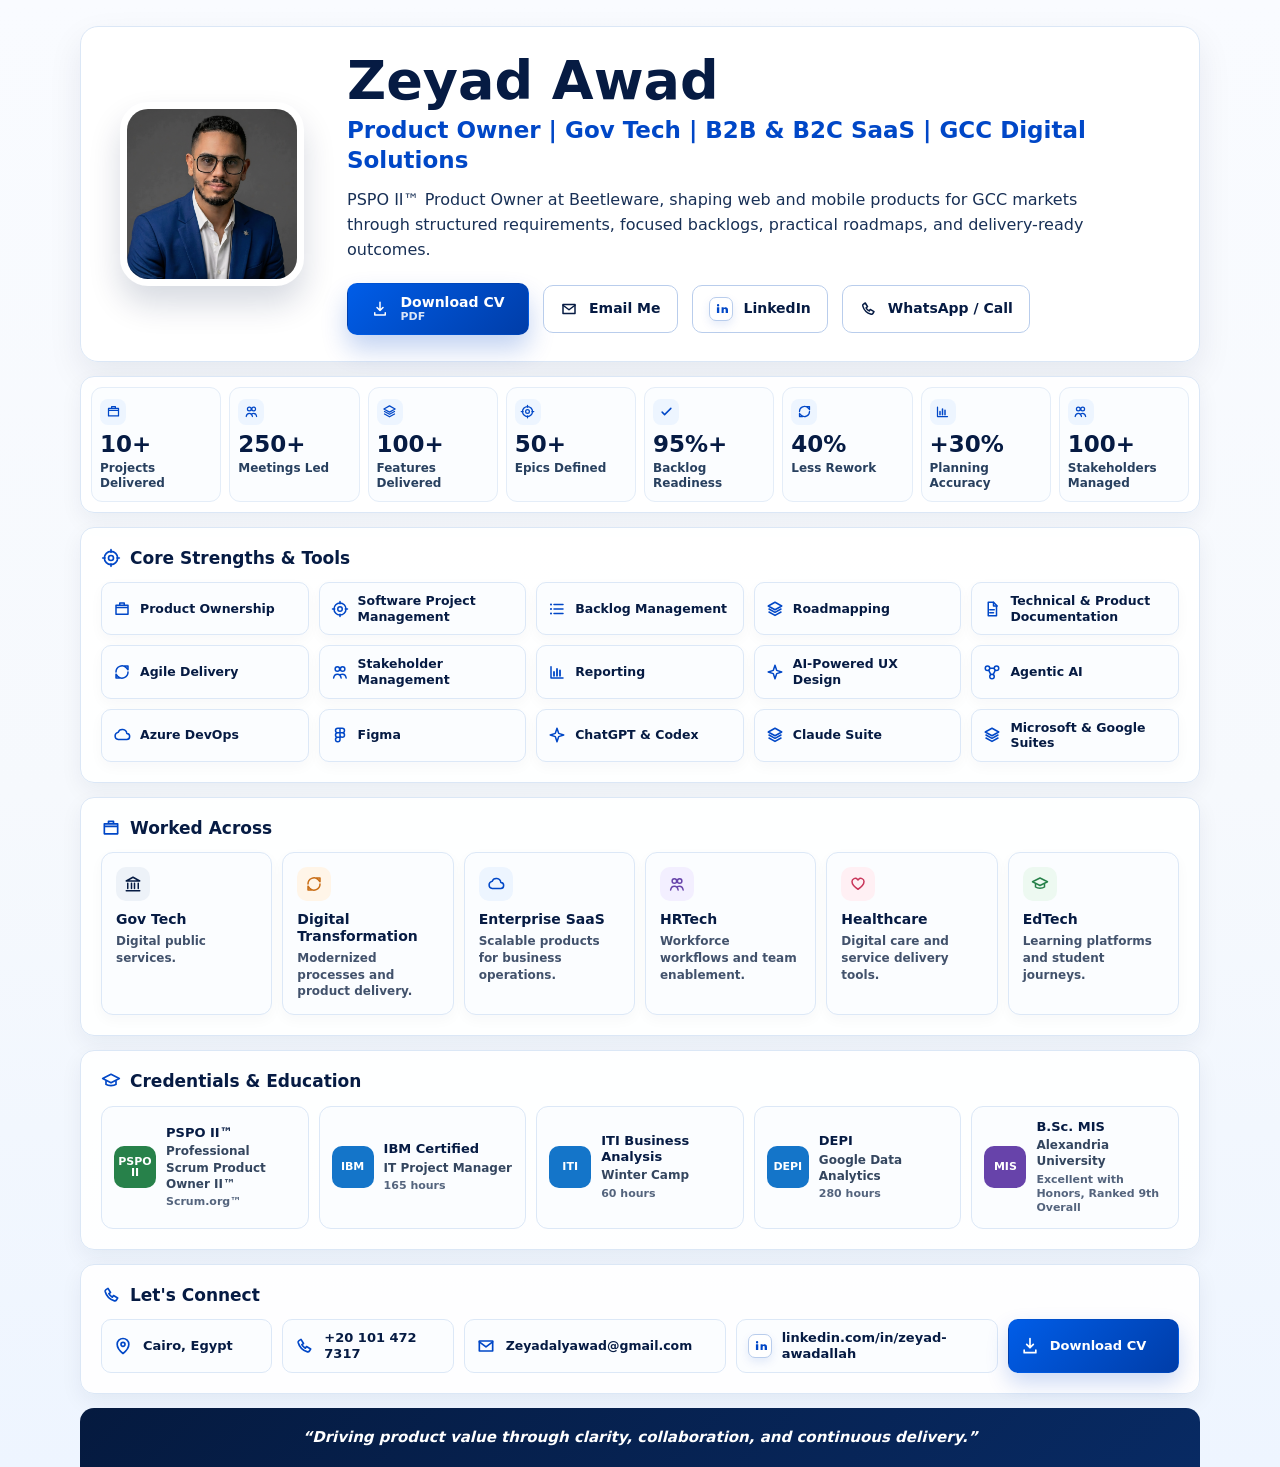
<file: index.html>
<!DOCTYPE html>
<html lang="en">
<head>
  <meta charset="UTF-8" />
  <meta name="viewport" content="width=device-width, initial-scale=1.0" />

  <title>Zeyad Awad | Product Owner</title>
  <meta
    name="description"
    content="Zeyad Awad, PSPO II certified Product Owner building B2B and B2C SaaS products across GCC markets."
  />

  <link rel="icon" type="image/png" href="assets/za-logo-v2.png" />
  <link rel="apple-touch-icon" href="assets/za-app-icon-v2.png" />
  <link rel="manifest" href="manifest.webmanifest" />
  <meta name="theme-color" content="#0047c7" />
  <meta name="apple-mobile-web-app-title" content="Zeyad" />
  <meta name="apple-mobile-web-app-capable" content="yes" />
  <meta name="apple-mobile-web-app-status-bar-style" content="default" />
  <meta itemprop="image" content="https://zeyad-awad1.github.io/assets/social-preview-v4.png" />

  <meta property="og:title" content="Zeyad Awad | Product Owner Portfolio" />
  <meta
    property="og:description"
    content="PSPO II™ Product Owner building B2B and B2C SaaS products across GCC markets."
  />
  <meta property="og:type" content="website" />
  <meta property="og:url" content="https://zeyad-awad1.github.io" />
  <meta property="og:image" content="https://zeyad-awad1.github.io/assets/social-preview-v4.png" />
  <meta property="og:image:secure_url" content="https://zeyad-awad1.github.io/assets/social-preview-v4.png" />
  <meta property="og:image:type" content="image/png" />
  <meta property="og:image:width" content="1200" />
  <meta property="og:image:height" content="632" />
  <meta property="og:image:alt" content="Zeyad Awad Product Owner portfolio preview" />

  <meta name="twitter:card" content="summary_large_image" />
  <meta name="twitter:title" content="Zeyad Awad | Product Owner Portfolio" />
  <meta
    name="twitter:description"
    content="PSPO II™ Product Owner building B2B and B2C SaaS products across GCC markets."
  />
  <meta name="twitter:image" content="https://zeyad-awad1.github.io/assets/social-preview-v4.png" />
  <meta name="twitter:image:alt" content="Zeyad Awad Product Owner portfolio preview" />

  <link rel="stylesheet" href="style.css" />
</head>

<body>
  <svg class="icon-sprite" xmlns="http://www.w3.org/2000/svg" aria-hidden="true" focusable="false">
    <symbol id="icon-download" viewBox="0 0 24 24"><path d="M12 3v11m0 0 4-4m-4 4-4-4M5 17v3h14v-3" fill="none" stroke="currentColor" stroke-width="2" stroke-linecap="round" stroke-linejoin="round" /></symbol>
    <symbol id="icon-mail" viewBox="0 0 24 24"><path d="M4 6h16v12H4z" fill="none" stroke="currentColor" stroke-width="2" stroke-linejoin="round" /><path d="m4 7 8 6 8-6" fill="none" stroke="currentColor" stroke-width="2" stroke-linecap="round" stroke-linejoin="round" /></symbol>
    <symbol id="icon-phone" viewBox="0 0 24 24"><path d="M6 5.5 8.4 4l3 5-2 1.4a10.5 10.5 0 0 0 4.2 4.2l1.4-2 5 3-1.5 2.4c-.5.8-1.4 1.2-2.3 1A16 16 0 0 1 5 7.8c-.2-.9.2-1.8 1-2.3Z" fill="none" stroke="currentColor" stroke-width="2" stroke-linecap="round" stroke-linejoin="round" /></symbol>
    <symbol id="icon-linkedin" viewBox="0 0 24 24"><path d="M5 9h4v10H5zM5 5.5a2 2 0 1 0 4 0 2 2 0 0 0-4 0ZM13 9h3.7v1.6c.6-1 1.7-1.8 3.3-1.8 2.4 0 4 1.6 4 4.8V19h-4v-4.8c0-1.3-.5-2.1-1.6-2.1-1.2 0-1.8.8-1.8 2.1V19H13z" fill="currentColor" /></symbol>
    <symbol id="icon-map" viewBox="0 0 24 24"><path d="M12 21s7-5.3 7-11a7 7 0 0 0-14 0c0 5.7 7 11 7 11Z" fill="none" stroke="currentColor" stroke-width="2" stroke-linejoin="round" /><circle cx="12" cy="10" r="2.4" fill="none" stroke="currentColor" stroke-width="2" /></symbol>
    <symbol id="icon-briefcase" viewBox="0 0 24 24"><path d="M9 6V4h6v2m-11 4h16m-16-3h16v12H4z" fill="none" stroke="currentColor" stroke-width="2" stroke-linecap="round" stroke-linejoin="round" /></symbol>
    <symbol id="icon-list" viewBox="0 0 24 24"><path d="M8 6h12M8 12h12M8 18h12" fill="none" stroke="currentColor" stroke-width="2" stroke-linecap="round" /><circle cx="4" cy="6" r="1.4" fill="currentColor" /><circle cx="4" cy="12" r="1.4" fill="currentColor" /><circle cx="4" cy="18" r="1.4" fill="currentColor" /></symbol>
    <symbol id="icon-layers" viewBox="0 0 24 24"><path d="m12 3 9 5-9 5-9-5 9-5Z" fill="none" stroke="currentColor" stroke-width="2" stroke-linejoin="round" /><path d="m4 12 8 4.5 8-4.5M4 16l8 4.5L20 16" fill="none" stroke="currentColor" stroke-width="2" stroke-linecap="round" stroke-linejoin="round" /></symbol>
    <symbol id="icon-target" viewBox="0 0 24 24"><circle cx="12" cy="12" r="8" fill="none" stroke="currentColor" stroke-width="2" /><circle cx="12" cy="12" r="3" fill="none" stroke="currentColor" stroke-width="2" /><path d="M12 2v3m0 14v3M2 12h3m14 0h3" fill="none" stroke="currentColor" stroke-width="2" stroke-linecap="round" /></symbol>
    <symbol id="icon-doc" viewBox="0 0 24 24"><path d="M7 3h7l4 4v14H7z" fill="none" stroke="currentColor" stroke-width="2" stroke-linejoin="round" /><path d="M14 3v5h5M9 13h6M9 17h5" fill="none" stroke="currentColor" stroke-width="2" stroke-linecap="round" stroke-linejoin="round" /></symbol>
    <symbol id="icon-refresh" viewBox="0 0 24 24"><path d="M20 12a8 8 0 0 1-13.7 5.7L4 15m0 0v5h5M4 12A8 8 0 0 1 17.7 6.3L20 9m0 0V4h-5" fill="none" stroke="currentColor" stroke-width="2" stroke-linecap="round" stroke-linejoin="round" /></symbol>
    <symbol id="icon-spark" viewBox="0 0 24 24"><path d="M12 3 9.8 9.8 3 12l6.8 2.2L12 21l2.2-6.8L21 12l-6.8-2.2L12 3Z" fill="none" stroke="currentColor" stroke-width="2" stroke-linejoin="round" /></symbol>
    <symbol id="icon-check" viewBox="0 0 24 24"><path d="m5 13 4 4L19 7" fill="none" stroke="currentColor" stroke-width="2.4" stroke-linecap="round" stroke-linejoin="round" /></symbol>
    <symbol id="icon-users" viewBox="0 0 24 24"><path d="M8.5 11a3 3 0 1 0 0-6 3 3 0 0 0 0 6Zm7 0a3 3 0 1 0 0-6 3 3 0 0 0 0 6ZM3.5 20c.5-3 2.4-5 5-5s4.5 2 5 5m-1-4.4c.8-.4 1.7-.6 2.7-.6 2.6 0 4.5 2 5 5" fill="none" stroke="currentColor" stroke-width="2" stroke-linecap="round" /></symbol>
    <symbol id="icon-cloud" viewBox="0 0 24 24"><path d="M7 18h11a4 4 0 0 0 .4-8 6 6 0 0 0-11.6-1.5A4.8 4.8 0 0 0 7 18Z" fill="none" stroke="currentColor" stroke-width="2" stroke-linejoin="round" /></symbol>
    <symbol id="icon-figma" viewBox="0 0 24 24"><path d="M9 3h3v6H9a3 3 0 1 1 0-6Zm3 0h3a3 3 0 0 1 0 6h-3Zm0 6h3a3 3 0 1 1-3 3Zm-3 0h3v6H9a3 3 0 0 1 0-6Zm0 6h3v3a3 3 0 1 1-3-3Z" fill="none" stroke="currentColor" stroke-width="2" stroke-linejoin="round" /></symbol>
    <symbol id="icon-db" viewBox="0 0 24 24"><ellipse cx="12" cy="6" rx="7" ry="3" fill="none" stroke="currentColor" stroke-width="2" /><path d="M5 6v12c0 1.7 3.1 3 7 3s7-1.3 7-3V6M5 12c0 1.7 3.1 3 7 3s7-1.3 7-3" fill="none" stroke="currentColor" stroke-width="2" /></symbol>
    <symbol id="icon-chart" viewBox="0 0 24 24"><path d="M4 20V5m0 15h16" fill="none" stroke="currentColor" stroke-width="2" stroke-linecap="round" /><path d="M8 17v-5m4 5V8m4 9v-7" fill="none" stroke="currentColor" stroke-width="2.4" stroke-linecap="round" /></symbol>
    <symbol id="icon-nodes" viewBox="0 0 24 24"><circle cx="6" cy="7" r="3" fill="none" stroke="currentColor" stroke-width="2" /><circle cx="18" cy="7" r="3" fill="none" stroke="currentColor" stroke-width="2" /><circle cx="12" cy="18" r="3" fill="none" stroke="currentColor" stroke-width="2" /><path d="M9 7h6M7.5 9.6l3 5.8m6-5.8-3 5.8" fill="none" stroke="currentColor" stroke-width="2" stroke-linecap="round" /></symbol>
    <symbol id="icon-heart" viewBox="0 0 24 24"><path d="M20 8.8c0 5.2-8 10.2-8 10.2S4 14 4 8.8A4.2 4.2 0 0 1 11.4 6l.6.7.6-.7A4.2 4.2 0 0 1 20 8.8Z" fill="none" stroke="currentColor" stroke-width="2" stroke-linejoin="round" /></symbol>
    <symbol id="icon-grad" viewBox="0 0 24 24"><path d="m12 4 10 5-10 5L2 9l10-5Z" fill="none" stroke="currentColor" stroke-width="2" stroke-linejoin="round" /><path d="M6 12v4c2.6 2 9.4 2 12 0v-4" fill="none" stroke="currentColor" stroke-width="2" stroke-linecap="round" /></symbol>
    <symbol id="icon-game" viewBox="0 0 24 24"><path d="M8 14h8m-8 0v-3m8 3v-3M7 17l-2 2a3 3 0 0 1-3-3.5L3.2 10A4 4 0 0 1 7 7h10a4 4 0 0 1 3.8 3l1.2 5.5a3 3 0 0 1-3 3.5l-2-2Z" fill="none" stroke="currentColor" stroke-width="2" stroke-linecap="round" stroke-linejoin="round" /></symbol>
  </svg>

  <main class="page">
    <section class="hero" aria-labelledby="hero-title">
      <div class="photo-area">
        <div class="dots" aria-hidden="true"></div>
        <img src="assets/profile.jpg" alt="Zeyad Awad portrait" class="profile-photo" />
      </div>

      <div class="hero-content">
        <h1 id="hero-title">Zeyad Awad</h1>
        <h2>Product Owner | Gov Tech | B2B & B2C SaaS | GCC Digital Solutions</h2>
        <p>
          PSPO II™ Product Owner at Beetleware, shaping web and mobile products for GCC markets through structured requirements, focused backlogs, practical roadmaps, and delivery-ready outcomes.
        </p>

        <nav class="cta-row" aria-label="Primary contact actions">
          <a class="btn btn-primary" href="files/Zeyad_Awadallah_CV.pdf" download>
            <svg class="icon" aria-hidden="true"><use href="#icon-download"></use></svg>
            <span>Download CV<small>PDF</small></span>
          </a>

          <a class="btn" href="mailto:Zeyadalyawad@gmail.com">
            <svg class="icon" aria-hidden="true"><use href="#icon-mail"></use></svg>
            Email Me
          </a>

          <a class="btn" href="https://www.linkedin.com/in/zeyad-awadallah" target="_blank" rel="noopener noreferrer">
            <svg class="icon linkedin-mark" aria-hidden="true"><use href="#icon-linkedin"></use></svg>
            LinkedIn
          </a>

          <a class="btn" href="https://wa.me/201014727317" target="_blank" rel="noopener noreferrer">
            <svg class="icon" aria-hidden="true"><use href="#icon-phone"></use></svg>
            WhatsApp / Call
          </a>
        </nav>
      </div>
    </section>

    <section class="metrics-card" aria-label="Career metrics">
      <div class="metric">
        <div class="metric-icon"><svg aria-hidden="true"><use href="#icon-briefcase"></use></svg></div>
        <strong>10+</strong>
        <span>Projects Delivered</span>
      </div>

      <div class="metric">
        <div class="metric-icon"><svg aria-hidden="true"><use href="#icon-users"></use></svg></div>
        <strong>250+</strong>
        <span>Meetings Led</span>
      </div>

      <div class="metric">
        <div class="metric-icon"><svg aria-hidden="true"><use href="#icon-layers"></use></svg></div>
        <strong>100+</strong>
        <span>Features Delivered</span>
      </div>

      <div class="metric">
        <div class="metric-icon"><svg aria-hidden="true"><use href="#icon-target"></use></svg></div>
        <strong>50+</strong>
        <span>Epics Defined</span>
      </div>

      <div class="metric">
        <div class="metric-icon"><svg aria-hidden="true"><use href="#icon-check"></use></svg></div>
        <strong>95%+</strong>
        <span>Backlog Readiness</span>
      </div>

      <div class="metric">
        <div class="metric-icon"><svg aria-hidden="true"><use href="#icon-refresh"></use></svg></div>
        <strong>40%</strong>
        <span>Less Rework</span>
      </div>

      <div class="metric">
        <div class="metric-icon"><svg aria-hidden="true"><use href="#icon-chart"></use></svg></div>
        <strong>+30%</strong>
        <span>Planning Accuracy</span>
      </div>

      <div class="metric">
        <div class="metric-icon"><svg aria-hidden="true"><use href="#icon-users"></use></svg></div>
        <strong>100+</strong>
        <span>Stakeholders Managed</span>
      </div>
    </section>

    <section class="card" aria-labelledby="strengths-title">
      <div class="section-title">
        <svg class="section-icon" aria-hidden="true"><use href="#icon-target"></use></svg>
        <h3 id="strengths-title">Core Strengths & Tools</h3>
      </div>

      <div class="chips">
        <span class="skill"><svg class="card-icon" aria-hidden="true"><use href="#icon-briefcase"></use></svg>Product Ownership</span>
        <span class="skill"><svg class="card-icon" aria-hidden="true"><use href="#icon-target"></use></svg>Software Project Management</span>
        <span class="skill"><svg class="card-icon" aria-hidden="true"><use href="#icon-list"></use></svg>Backlog Management</span>
        <span class="skill"><svg class="card-icon" aria-hidden="true"><use href="#icon-layers"></use></svg>Roadmapping</span>
        <span class="skill"><svg class="card-icon" aria-hidden="true"><use href="#icon-doc"></use></svg>Technical & Product Documentation</span>
        <span class="skill"><svg class="card-icon" aria-hidden="true"><use href="#icon-refresh"></use></svg>Agile Delivery</span>
        <span class="skill"><svg class="card-icon" aria-hidden="true"><use href="#icon-users"></use></svg>Stakeholder Management</span>
        <span class="skill"><svg class="card-icon" aria-hidden="true"><use href="#icon-chart"></use></svg>Reporting</span>
        <span class="skill"><svg class="card-icon" aria-hidden="true"><use href="#icon-spark"></use></svg>AI-Powered UX Design</span>
        <span class="skill"><svg class="card-icon" aria-hidden="true"><use href="#icon-nodes"></use></svg>Agentic AI</span>
        <span class="skill"><svg class="card-icon" aria-hidden="true"><use href="#icon-cloud"></use></svg>Azure DevOps</span>
        <span class="skill"><svg class="card-icon" aria-hidden="true"><use href="#icon-figma"></use></svg>Figma</span>
        <span class="skill"><svg class="card-icon" aria-hidden="true"><use href="#icon-spark"></use></svg>ChatGPT & Codex</span>
        <span class="skill"><svg class="card-icon" aria-hidden="true"><use href="#icon-layers"></use></svg>Claude Suite</span>
        <span class="skill"><svg class="card-icon" aria-hidden="true"><use href="#icon-layers"></use></svg>Microsoft & Google Suites</span>
      </div>
    </section>

    <section class="card" aria-labelledby="domains-title">
      <div class="section-title">
        <svg class="section-icon" aria-hidden="true"><use href="#icon-briefcase"></use></svg>
        <h3 id="domains-title">Worked Across</h3>
      </div>

      <div class="domain-grid">
        <article class="domain-card">
          <div class="domain-icon navy"><svg viewBox="0 0 24 24" aria-hidden="true"><path d="m3 8 9-5 9 5H3Zm2 3v7m5-7v7m4-7v7m5-7v7M3 21h18" fill="none" stroke="currentColor" stroke-width="2" stroke-linecap="round" stroke-linejoin="round" /></svg></div>
          <h4>Gov Tech</h4>
          <p>Digital public services.</p>
        </article>

        <article class="domain-card">
          <div class="domain-icon orange"><svg aria-hidden="true"><use href="#icon-refresh"></use></svg></div>
          <h4>Digital Transformation</h4>
          <p>Modernized processes and product delivery.</p>
        </article>

        <article class="domain-card">
          <div class="domain-icon"><svg aria-hidden="true"><use href="#icon-cloud"></use></svg></div>
          <h4>Enterprise SaaS</h4>
          <p>Scalable products for business operations.</p>
        </article>

        <article class="domain-card">
          <div class="domain-icon purple"><svg aria-hidden="true"><use href="#icon-users"></use></svg></div>
          <h4>HRTech</h4>
          <p>Workforce workflows and team enablement.</p>
        </article>

        <article class="domain-card">
          <div class="domain-icon pink"><svg aria-hidden="true"><use href="#icon-heart"></use></svg></div>
          <h4>Healthcare</h4>
          <p>Digital care and service delivery tools.</p>
        </article>

        <article class="domain-card">
          <div class="domain-icon green"><svg aria-hidden="true"><use href="#icon-grad"></use></svg></div>
          <h4>EdTech</h4>
          <p>Learning platforms and student journeys.</p>
        </article>

      </div>
    </section>

    <section class="card" aria-labelledby="credentials-title">
      <div class="section-title">
        <svg class="section-icon" aria-hidden="true"><use href="#icon-grad"></use></svg>
        <h3 id="credentials-title">Credentials & Education</h3>
      </div>

      <div class="credentials-grid">
        <div class="credential">
          <div class="badge green">PSPO<br />II</div>
          <div>
            <strong>PSPO II™</strong>
            <span>Professional Scrum Product Owner II™</span>
            <small>Scrum.org™</small>
          </div>
        </div>

        <div class="credential">
          <div class="badge blue">IBM</div>
          <div>
            <strong>IBM Certified</strong>
            <span>IT Project Manager</span>
            <small>165 hours</small>
          </div>
        </div>

        <div class="credential">
          <div class="badge blue">ITI</div>
          <div>
            <strong>ITI Business Analysis</strong>
            <span>Winter Camp</span>
            <small>60 hours</small>
          </div>
        </div>

        <div class="credential">
          <div class="badge blue">DEPI</div>
          <div>
            <strong>DEPI</strong>
            <span>Google Data Analytics</span>
            <small>280 hours</small>
          </div>
        </div>

        <div class="credential">
          <div class="badge purple">MIS</div>
          <div>
            <strong>B.Sc. MIS</strong>
            <span>Alexandria University</span>
            <small>Excellent with Honors, Ranked 9th Overall</small>
          </div>
        </div>
      </div>
    </section>

    <section class="card contact-card" aria-labelledby="contact-title">
      <div class="section-title">
        <svg class="section-icon" aria-hidden="true"><use href="#icon-phone"></use></svg>
        <h3 id="contact-title">Let's Connect</h3>
      </div>

      <div class="contact-grid">
        <div class="contact-item contact-location">
          <svg class="contact-icon" aria-hidden="true"><use href="#icon-map"></use></svg>
          <span class="contact-text">Cairo, Egypt</span>
        </div>

        <a class="contact-item contact-whatsapp" href="https://wa.me/201014727317" target="_blank" rel="noopener noreferrer">
          <svg class="contact-icon" aria-hidden="true"><use href="#icon-phone"></use></svg>
          <span class="contact-text">+20 101 472 7317</span>
        </a>

        <a class="contact-item contact-email" href="mailto:Zeyadalyawad@gmail.com">
          <svg class="contact-icon" aria-hidden="true"><use href="#icon-mail"></use></svg>
          <span class="contact-text">Zeyadalyawad@gmail.com</span>
        </a>

        <a class="contact-item contact-linkedin" href="https://www.linkedin.com/in/zeyad-awadallah" target="_blank" rel="noopener noreferrer">
          <svg class="contact-icon linkedin-mark" aria-hidden="true"><use href="#icon-linkedin"></use></svg>
          <span class="contact-text">linkedin.com/in/zeyad-awadallah</span>
        </a>

        <a class="contact-item contact-download" href="files/Zeyad_Awadallah_CV.pdf" download>
          <svg class="contact-icon" aria-hidden="true"><use href="#icon-download"></use></svg>
          <span class="contact-text">Download CV</span>
        </a>
      </div>
    </section>

    <footer class="footer">
      <span>“Driving product value through clarity, collaboration, and continuous delivery.”</span>
    </footer>
  </main>
</body>
</html>
</file>
<file: style.css>
:root {
  --navy: #061b43;
  --blue: #0047c7;
  --blue-strong: #003da8;
  --blue-soft: #edf5ff;
  --text: #071d45;
  --muted: #54647d;
  --border: #dbe7f6;
  --bg: #f6f9fd;
  --white: #ffffff;
  --shadow: 0 14px 34px rgba(6, 27, 67, 0.08);
  --shadow-soft: 0 8px 22px rgba(6, 27, 67, 0.06);
  --radius: 14px;
}

* {
  box-sizing: border-box;
  margin: 0;
  padding: 0;
}

html {
  scroll-behavior: smooth;
  scrollbar-color: #9db8dd #eef4fb;
  scrollbar-width: thin;
}

::-webkit-scrollbar {
  width: 10px;
}

::-webkit-scrollbar-track {
  background: #eef4fb;
}

::-webkit-scrollbar-thumb {
  background: #9db8dd;
  border: 2px solid #eef4fb;
  border-radius: 999px;
}

::-webkit-scrollbar-thumb:hover {
  background: var(--blue);
}

body {
  min-height: 100vh;
  font-family: Inter, ui-sans-serif, system-ui, -apple-system, BlinkMacSystemFont, "Segoe UI", Arial, sans-serif;
  background: linear-gradient(180deg, #f9fbff 0%, var(--bg) 54%, #eef5ff 100%);
  color: var(--text);
  line-height: 1.5;
  text-rendering: optimizeLegibility;
}

svg {
  display: block;
  flex: 0 0 auto;
}

.icon-sprite {
  position: absolute;
  width: 0;
  height: 0;
  overflow: hidden;
}

.page {
  width: min(1120px, calc(100% - 40px));
  margin: 0 auto;
  padding: 26px 0 0;
}

.hero {
  display: grid;
  grid-template-columns: 210px minmax(0, 1fr);
  gap: 30px;
  align-items: center;
  margin-bottom: 14px;
  padding: 26px;
  border: 1px solid var(--border);
  border-radius: 18px;
  background: rgba(255, 255, 255, 0.96);
  box-shadow: var(--shadow);
}

.photo-area {
  position: relative;
  display: flex;
  align-items: center;
  justify-content: center;
}

.dots {
  display: none;
}

.profile-photo {
  position: relative;
  z-index: 1;
  width: 184px;
  height: 184px;
  object-fit: cover;
  object-position: center;
  border: 7px solid var(--white);
  border-radius: 28px;
  background: var(--blue);
  box-shadow: 0 18px 32px rgba(6, 27, 67, 0.16);
}

.hero-content {
  min-width: 0;
}

.hero-content h1 {
  margin-bottom: 8px;
  color: var(--navy);
  font-size: clamp(34px, 4.8vw, 54px);
  font-weight: 850;
  letter-spacing: 0;
  line-height: 1.02;
}

.hero-content h2 {
  margin-bottom: 12px;
  color: var(--blue);
  font-size: clamp(17px, 2vw, 23px);
  font-weight: 800;
  letter-spacing: 0;
  line-height: 1.28;
}

.hero-content p {
  max-width: 780px;
  margin-bottom: 20px;
  color: #183056;
  font-size: 16px;
  line-height: 1.58;
}

.cta-row {
  display: flex;
  flex-wrap: wrap;
  align-items: center;
  gap: 14px;
  margin-top: 2px;
}

.btn {
  min-height: 48px;
  display: inline-flex;
  align-items: center;
  justify-content: center;
  gap: 11px;
  padding: 10px 16px;
  border: 1px solid #b9cdec;
  border-radius: 10px;
  background: var(--white);
  color: var(--navy);
  text-decoration: none;
  font-size: 14px;
  font-weight: 800;
  transition: transform 0.18s ease, box-shadow 0.18s ease, border-color 0.18s ease, background 0.18s ease, color 0.18s ease;
}

.btn:hover,
.btn:focus-visible {
  transform: translateY(-2px);
  border-color: var(--blue);
  box-shadow: 0 10px 22px rgba(0, 71, 199, 0.13);
  outline: none;
}

.btn-primary {
  min-width: 182px;
  min-height: 52px;
  padding: 10px 20px;
  border-color: transparent;
  background: linear-gradient(135deg, #005de8, var(--blue-strong));
  color: var(--white);
  box-shadow: 0 14px 26px rgba(0, 71, 199, 0.24);
}

.btn-primary span {
  display: grid;
  gap: 1px;
  line-height: 1.08;
}

.btn-primary:hover,
.btn-primary:focus-visible {
  background: linear-gradient(135deg, #0068ff, #00358f);
  box-shadow: 0 16px 30px rgba(0, 71, 199, 0.3);
}

.btn small {
  display: block;
  font-size: 11px;
  font-weight: 650;
  opacity: 0.86;
}

.icon {
  width: 18px;
  height: 18px;
  color: currentColor;
}

.linkedin-mark {
  width: 24px;
  height: 24px;
  padding: 4px;
  border: 1px solid #b9cdec;
  border-radius: 7px;
  background: #ffffff;
  color: var(--blue);
  box-shadow: 0 4px 10px rgba(0, 71, 199, 0.1);
}

.card,
.metrics-card {
  margin-bottom: 14px;
  border: 1px solid var(--border);
  border-radius: var(--radius);
  background: rgba(255, 255, 255, 0.95);
  box-shadow: var(--shadow-soft);
}

.card {
  padding: 20px;
}

.section-title {
  display: flex;
  align-items: center;
  gap: 9px;
  margin-bottom: 14px;
}

.section-title h3 {
  color: var(--navy);
  font-size: 17px;
  font-weight: 850;
  letter-spacing: 0;
  line-height: 1.2;
}

.section-icon,
.card-icon,
.contact-icon {
  width: 20px;
  height: 20px;
  color: var(--blue);
}

.metrics-card {
  display: grid;
  grid-template-columns: repeat(8, minmax(0, 1fr));
  gap: 8px;
  padding: 10px;
}

.metric {
  min-width: 0;
  padding: 11px 8px 10px;
  border: 1px solid #e4edf8;
  border-radius: 11px;
  background: #fbfdff;
  text-align: left;
  transition: transform 0.18s ease, box-shadow 0.18s ease, border-color 0.18s ease;
}

.metric:hover {
  transform: translateY(-2px);
  border-color: #bed2ef;
  box-shadow: 0 10px 20px rgba(6, 27, 67, 0.07);
}

.metric-icon {
  width: 26px;
  height: 26px;
  margin-bottom: 8px;
  border-radius: 8px;
  background: var(--blue-soft);
  color: var(--blue);
  display: inline-flex;
  align-items: center;
  justify-content: center;
}

.metric-icon svg {
  width: 15px;
  height: 15px;
}

.metric strong {
  display: block;
  color: var(--navy);
  font-size: 23px;
  font-weight: 900;
  line-height: 1;
  margin-bottom: 5px;
}

.metric span {
  display: block;
  color: #28405f;
  font-size: 12px;
  font-weight: 750;
  line-height: 1.25;
}

.chips {
  display: grid;
  grid-template-columns: repeat(5, minmax(0, 1fr));
  gap: 10px;
}

.skill {
  min-width: 0;
  min-height: 46px;
  display: inline-flex;
  align-items: center;
  gap: 9px;
  padding: 10px 11px;
  border: 1px solid #dce8f7;
  border-radius: 10px;
  background: #fbfdff;
  color: var(--navy);
  font-size: 12.5px;
  font-weight: 780;
  line-height: 1.25;
  box-shadow: 0 5px 14px rgba(6, 27, 67, 0.03);
  transition: transform 0.18s ease, box-shadow 0.18s ease, border-color 0.18s ease, background 0.18s ease;
}

.skill:hover {
  transform: translateY(-2px);
  border-color: #b9cdec;
  background: #ffffff;
  box-shadow: 0 10px 20px rgba(6, 27, 67, 0.07);
}

.skill .card-icon {
  width: 18px;
  height: 18px;
  color: var(--blue);
}

.domain-grid {
  display: grid;
  grid-template-columns: repeat(6, minmax(0, 1fr));
  gap: 10px;
}

.domain-card {
  min-width: 0;
  min-height: 122px;
  padding: 14px;
  border: 1px solid #dce8f7;
  border-radius: 12px;
  background: #fbfdff;
  box-shadow: 0 5px 14px rgba(6, 27, 67, 0.03);
  transition: transform 0.18s ease, box-shadow 0.18s ease, border-color 0.18s ease;
}

.domain-card:hover {
  transform: translateY(-2px);
  border-color: #b9cdec;
  box-shadow: 0 10px 20px rgba(6, 27, 67, 0.07);
}

.domain-icon {
  width: 34px;
  height: 34px;
  margin-bottom: 10px;
  border-radius: 10px;
  background: var(--blue-soft);
  color: var(--blue);
  display: inline-flex;
  align-items: center;
  justify-content: center;
}

.domain-icon svg {
  width: 18px;
  height: 18px;
}

.domain-icon.purple {
  background: #f3efff;
  color: #6743aa;
}

.domain-icon.pink {
  background: #fff0f4;
  color: #c9365a;
}

.domain-icon.green {
  background: #edf9f1;
  color: #27814a;
}

.domain-icon.orange {
  background: #fff5e8;
  color: #c96d15;
}

.domain-icon.navy {
  background: #edf2f8;
  color: var(--navy);
}

.domain-card h4 {
  margin-bottom: 5px;
  color: var(--navy);
  font-size: 14px;
  font-weight: 850;
  line-height: 1.2;
}

.domain-card p {
  color: #42526c;
  font-size: 12px;
  font-weight: 600;
  line-height: 1.4;
}

.credentials-grid {
  display: grid;
  grid-template-columns: repeat(5, minmax(0, 1fr));
  gap: 10px;
}

.credential {
  min-width: 0;
  display: grid;
  grid-template-columns: 42px minmax(0, 1fr);
  gap: 10px;
  align-items: center;
  padding: 12px;
  border: 1px solid #dce8f7;
  border-radius: 12px;
  background: #fbfdff;
  transition: transform 0.18s ease, box-shadow 0.18s ease, border-color 0.18s ease;
}

.credential:hover {
  transform: translateY(-2px);
  border-color: #b9cdec;
  box-shadow: 0 10px 20px rgba(6, 27, 67, 0.07);
}

.badge {
  width: 42px;
  height: 42px;
  border-radius: 10px;
  display: flex;
  align-items: center;
  justify-content: center;
  color: var(--white);
  font-size: 11px;
  font-weight: 900;
  line-height: 1.05;
  text-align: center;
}

.badge.green {
  background: #27814a;
}

.badge.blue {
  background: #1475c9;
}

.badge.purple {
  background: #6743aa;
}

.credential strong {
  display: block;
  margin-bottom: 3px;
  color: var(--navy);
  font-size: 13px;
  font-weight: 850;
  line-height: 1.2;
}

.credential span {
  display: block;
  color: #34465f;
  font-size: 12px;
  font-weight: 650;
  line-height: 1.35;
}

.credential small {
  display: block;
  margin-top: 3px;
  color: var(--muted);
  font-size: 11px;
  font-weight: 650;
  line-height: 1.3;
}

.contact-grid {
  display: grid;
  grid-template-columns: repeat(12, minmax(0, 1fr));
  gap: 10px;
}

.contact-grid div,
.contact-grid a {
  min-width: 0;
  min-height: 46px;
  display: flex;
  align-items: center;
  gap: 10px;
  padding: 10px 11px;
  border: 1px solid #dce8f7;
  border-radius: 10px;
  background: #fbfdff;
  color: var(--navy);
  text-decoration: none;
  font-size: 13px;
  font-weight: 760;
  transition: transform 0.18s ease, box-shadow 0.18s ease, border-color 0.18s ease, color 0.18s ease;
}

.contact-location,
.contact-whatsapp,
.contact-download {
  grid-column: span 2;
}

.contact-email,
.contact-linkedin {
  grid-column: span 3;
}

.contact-text {
  min-width: 0;
  line-height: 1.25;
}

.contact-email .contact-text {
  font-size: 12.5px;
  white-space: nowrap;
}

.contact-grid a:hover,
.contact-grid a:focus-visible {
  transform: translateY(-2px);
  border-color: #b9cdec;
  color: var(--blue);
  box-shadow: 0 10px 20px rgba(6, 27, 67, 0.07);
  outline: none;
}

.contact-grid .contact-download {
  border-color: transparent;
  background: linear-gradient(135deg, #005de8, var(--blue-strong));
  color: var(--white);
  box-shadow: 0 10px 22px rgba(0, 71, 199, 0.2);
}

.contact-grid .contact-download .contact-icon {
  color: currentColor;
}

.contact-grid .contact-download:hover,
.contact-grid .contact-download:focus-visible {
  border-color: transparent;
  background: linear-gradient(135deg, #0068ff, #00358f);
  color: var(--white);
  box-shadow: 0 14px 26px rgba(0, 71, 199, 0.27);
}

.contact-grid .linkedin-mark {
  width: 24px;
  height: 24px;
}

.footer {
  margin-top: 2px;
  padding: 18px 20px;
  border-radius: 14px 14px 0 0;
  background: linear-gradient(135deg, #051a3f, #082a63);
  color: var(--white);
  text-align: center;
  font-size: 15px;
  font-style: italic;
  font-weight: 650;
}

@media (max-width: 1050px) {
  .hero {
    grid-template-columns: 180px minmax(0, 1fr);
    gap: 22px;
  }

  .profile-photo {
    width: 158px;
    height: 158px;
    border-radius: 24px;
  }

  .metrics-card {
    grid-template-columns: repeat(4, minmax(0, 1fr));
  }

  .chips,
  .domain-grid {
    grid-template-columns: repeat(3, minmax(0, 1fr));
  }

  .credentials-grid {
    grid-template-columns: repeat(2, minmax(0, 1fr));
  }

  .contact-grid {
    grid-template-columns: repeat(2, minmax(0, 1fr));
  }

  .contact-location,
  .contact-whatsapp,
  .contact-email,
  .contact-linkedin,
  .contact-download {
    grid-column: auto;
  }
}

@media (max-width: 760px) {
  .page {
    width: min(100% - 28px, 700px);
    padding-top: 18px;
  }

  .hero {
    grid-template-columns: 1fr;
    gap: 18px;
    padding: 20px;
    text-align: center;
  }

  .photo-area {
    justify-content: center;
  }

  .profile-photo {
    width: 138px;
    height: 138px;
    border-radius: 22px;
  }

  .hero-content h1 {
    font-size: clamp(31px, 10vw, 42px);
  }

  .hero-content p {
    margin-left: auto;
    margin-right: auto;
    font-size: 15px;
  }

  .cta-row {
    justify-content: center;
    gap: 10px;
  }

  .btn {
    flex: 1 1 145px;
  }

  .btn-primary {
    flex-basis: 100%;
  }

  .card {
    padding: 17px;
  }

  .chips,
  .contact-grid {
    grid-template-columns: repeat(2, minmax(0, 1fr));
  }
}

@media (max-width: 560px) {
  .page {
    width: calc(100% - 22px);
  }

  .hero {
    padding: 17px;
    border-radius: 15px;
  }

  .hero-content h2 {
    font-size: 16px;
  }

  .cta-row {
    gap: 8px;
  }

  .btn {
    flex-basis: 100%;
    min-height: 44px;
  }

  .metrics-card {
    grid-template-columns: repeat(2, minmax(0, 1fr));
    gap: 7px;
  }

  .metric {
    padding: 10px;
  }

  .metric strong {
    font-size: 22px;
  }

  .chips,
  .domain-grid,
  .credentials-grid,
  .contact-grid {
    grid-template-columns: 1fr;
  }

  .domain-card {
    min-height: 0;
  }

  .contact-email .contact-text {
    white-space: normal;
    overflow-wrap: anywhere;
  }

  .footer {
    padding: 16px;
    font-size: 14px;
  }
}

@media (prefers-reduced-motion: reduce) {
  *,
  *::before,
  *::after {
    scroll-behavior: auto !important;
    transition-duration: 0.01ms !important;
    animation-duration: 0.01ms !important;
    animation-iteration-count: 1 !important;
  }
}
</file>
